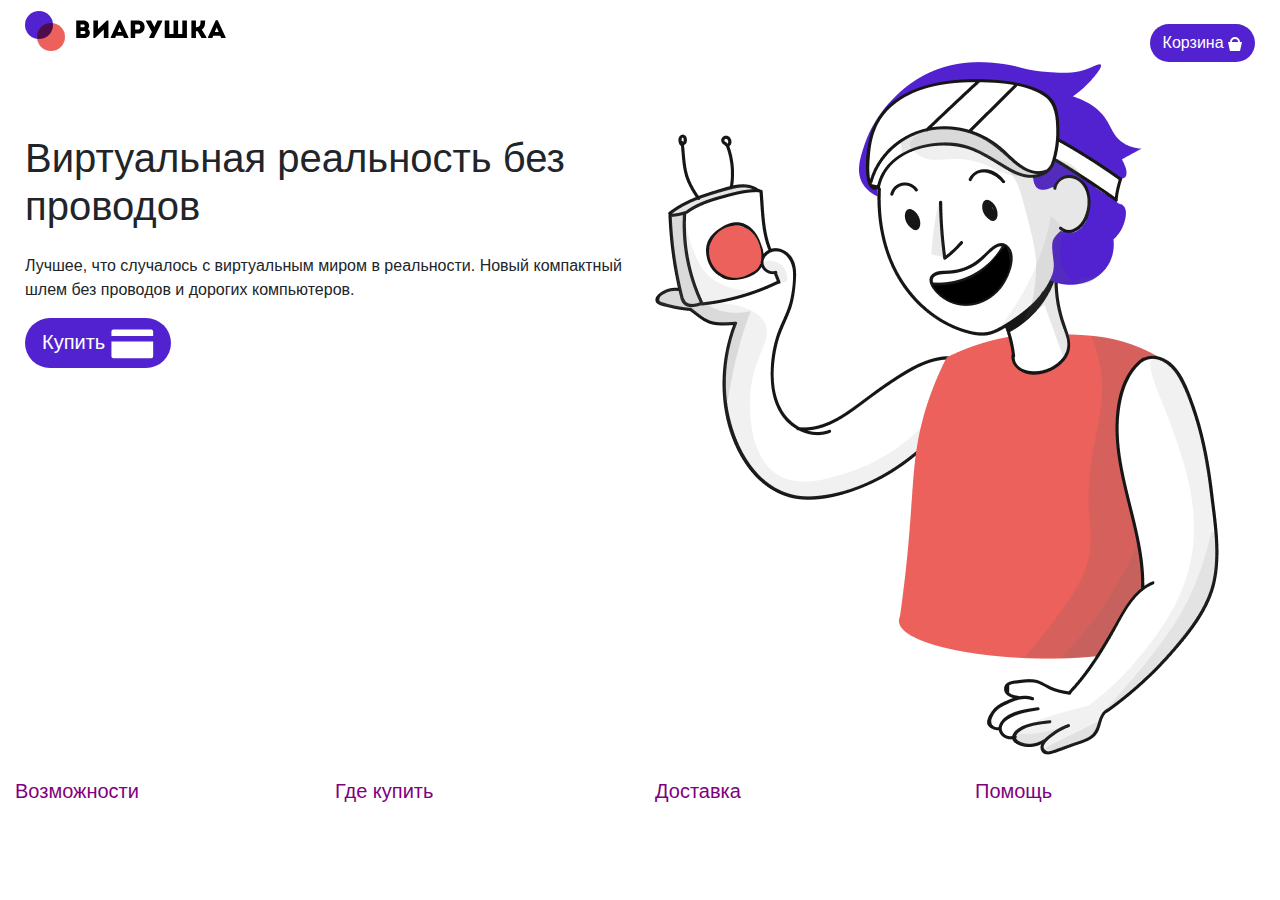
<file: week8/homework/viarushka.html>
<!DOCTYPE html>
<html lang="en">
  <head>
    <meta charset="UTF-8" />
    <meta name="viewport" content="width=device-width, initial-scale=1.0" />
    <link rel="stylesheet" href="assets/bootstrap.min.css" />
    <script src="https://ajax.googleapis.com/ajax/libs/jquery/3.6.0/jquery.min.js"></script>
    <link rel="stylesheet" href="../homework/assets/styles.css" />
    <title>Your VR Page</title>
  </head>
  <body>
    <header class="header">
      <div class="container">
        <div class="row align-items-center">
          <div class="col-md-6">
            <img
              src="../homework/assets/logo.svg"
              alt=" Logo"
              class="header__logo"
            />
          </div>
          <div class="col-md-6 mt-4 text-right">
            <button class="btn btn-purple rounded-pill banner__button">
              Корзина
              <span> <img src="../homework/assets/ico (1).svg" /> </span>
            </button>
          </div>
        </div>
      </div>
    </header>

    <section class="banner">
      <div class="container">
        <div class="row">
          <div class="col-md-6 mt-5">
            <div class="banner__text mt-4">
              <h1 class="banner__title mb-4">
                Виртуальная реальность без проводов
              </h1>
              <p class="banner__description">
                Лучшее, что случалось с виртуальным миром в реальности. Новый
                компактный шлем без проводов и дорогих компьютеров.
              </p>
              <button class="btn btn-purple btn-lg rounded-pill banner__button">
                Купить <span> <img src="../homework/assets/ico.svg" /> </span>
              </button>
            </div>
          </div>
          <div class="col-md-6">
            <img
              src="../homework/assets/guy.png"
              alt="VR Banner"
              class="img-fluid banner__image"
            />
          </div>
        </div>
      </div>
    </section>

    <footer class="footer mt-4">
      <div class="container-fluid footer__title text-purple">
        <div class="row">
          <div class="col-md-3">
            <h4 class="footer__column-title">Возможности</h4>
          </div>
          <div class="col-md-3">
            <h4 class="footer__column-title">Где купить</h4>
          </div>
          <div class="col-md-3">
            <h4 class="footer__column-title">Доставка</h4>
          </div>
          <div class="col-md-3">
            <h4 class="footer__column-title">Помощь</h4>
          </div>
        </div>
      </div>
    </footer>

    <script src="https://code.jquery.com/jquery-3.5.1.slim.min.js"></script>
    <script src="https://cdn.jsdelivr.net/npm/@popperjs/core@2.0.7/dist/umd/popper.min.js"></script>
    <script src="https://maxcdn.bootstrapcdn.com/bootstrap/4.5.2/js/bootstrap.min.js"></script>
  </body>
</html>
</file>
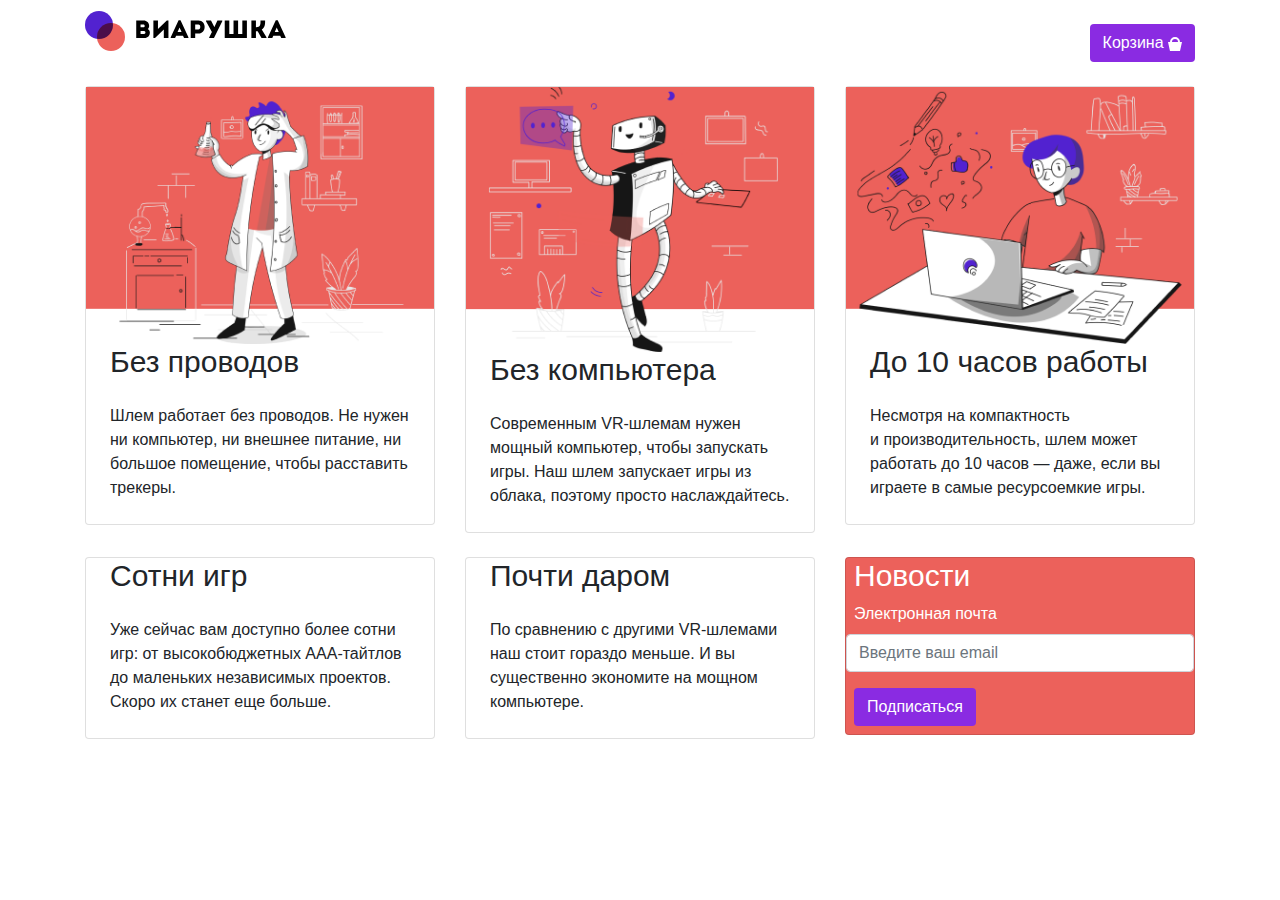
<file: week8/homework/viarushka2.html>
<!DOCTYPE html>
<html lang="en">
  <head>
    <meta charset="UTF-8" />
    <meta name="viewport" content="width=device-width, initial-scale=1.0" />
    <link
      rel="stylesheet"
      href="https://maxcdn.bootstrapcdn.com/bootstrap/4.0.0/css/bootstrap.min.css"
    />
    <link rel="stylesheet" href="../homework/assets/main.css" />
    <title>Your Page</title>
  </head>
  <body>
    <header class="header">
      <div class="container">
        <div class="row align-items-center">
          <div class="col-md-6">
            <img
              src="../homework/assets/logo.svg"
              alt=" Logo"
              class="header__logo"
            />
          </div>
          <div class="col-md-6 mt-4 text-right">
            <button class="btn btn-purple rounded-pill banner__button">
              Корзина
              <span> <img src="../homework/assets/ico (1).svg" /> </span>
            </button>
          </div>
        </div>
      </div>
    </header>
    <div class="container mt-4">
      <div class="row">
        <!-- Карточка 1 -->
        <div class="col-md-4 mb-4">
          <div class="card">
            <img
              src="../homework/assets/Illustration_4.png"
              class="card__image"
              alt="Image 1"
            />
            <div class="card__body">
              <h5 class="card__title ml-4">Без проводов</h5>
              <div class="mt-4 mb-4 mr-4 ml-4">
                Шлем работает без проводов. Не нужен ни компьютер, ни внешнее
                питание, ни большое помещение, чтобы расставить трекеры.
              </div>
            </div>
          </div>
        </div>
        <!-- Карточка 2 -->
        <div class="col-md-4 mb-4">
          <div class="card">
            <img
              src="../homework/assets/Illustration_2.png"
              class="card__image"
              alt="Image 2"
            />
            <div class="card__body">
              <h5 class="card__title ml-4">Без компьютера</h5>
              <div class="mt-4 mb-4 mr-4 ml-4">
                Современным VR-шлемам нужен мощный компьютер, чтобы запускать
                игры. Наш шлем запускает игры из облака, поэтому просто
                наслаждайтесь.
              </div>
            </div>
          </div>
        </div>

        <!-- Карточка 3 -->
        <div class="col-md-4 mb-4">
          <div class="card">
            <img
              src="../homework/assets/Illustration_9.png"
              class="card__image"
              alt="Image 3"
            />
            <div class="card__body">
              <h5 class="card__title ml-4">До 10 часов работы</h5>
              <div class="mt-4 mb-4 mr-4 ml-4">
                Несмотря на компактность и производительность, шлем может
                работать до 10 часов — даже, если вы играете в самые
                ресурсоемкие игры.
              </div>
            </div>
          </div>
        </div>

        <!-- Карточка 4 -->
        <div class="col-md-4 mb-4">
          <div class="card">
            <div class="card__body">
              <h5 class="card__title ml-4">Сотни игр</h5>
              <div class="mt-4 mb-4 mr-4 ml-4">
                Уже сейчас вам доступно более сотни игр: от высокобюджетных
                ААА-тайтлов до маленьких независимых проектов. Скоро их станет
                еще больше.
              </div>
            </div>
          </div>
        </div>

        <!-- Карточка 5 -->
        <div class="col-md-4 mb-4">
          <div class="card">
            <div class="card__body">
              <h5 class="card__title ml-4">Почти даром</h5>
              <div class="mt-4 mb-4 mr-4 ml-4">
                По сравнению с другими VR-шлемами наш стоит гораздо меньше. И вы
                существенно экономите на мощном компьютере.
              </div>
            </div>
          </div>
        </div>

        <!-- Карточка 6 - Форма -->
        <div class="col-md-4 mb-4">
          <div class="card card--form">
            <div class="card__body">
              <h5 class="card__title ml-2">Новости</h5>
              <form class="card__form">
                <div class="form-group">
                  <label for="emailInput" class="card__label ml-2"
                    >Электронная почта</label
                  >
                  <input
                    type="email"
                    class="form-control card__input"
                    id="emailInput"
                    placeholder="Введите ваш email"
                  />
                </div>
                <button
                  type="submit"
                  class="btn btn-purple card__button rounded-pill ml-2 mb-2"
                >
                  Подписаться
                </button>
              </form>
            </div>
          </div>
        </div>
      </div>
    </div>

    <script src="https://code.jquery.com/jquery-3.2.1.slim.min.js"></script>
    <script src="https://cdn.jsdelivr.net/npm/@popperjs/core@2.9.2/dist/umd/popper.min.js"></script>
    <script src="https://maxcdn.bootstrapcdn.com/bootstrap/4.0.0/js/bootstrap.min.js"></script>
  </body>
</html>
</file>
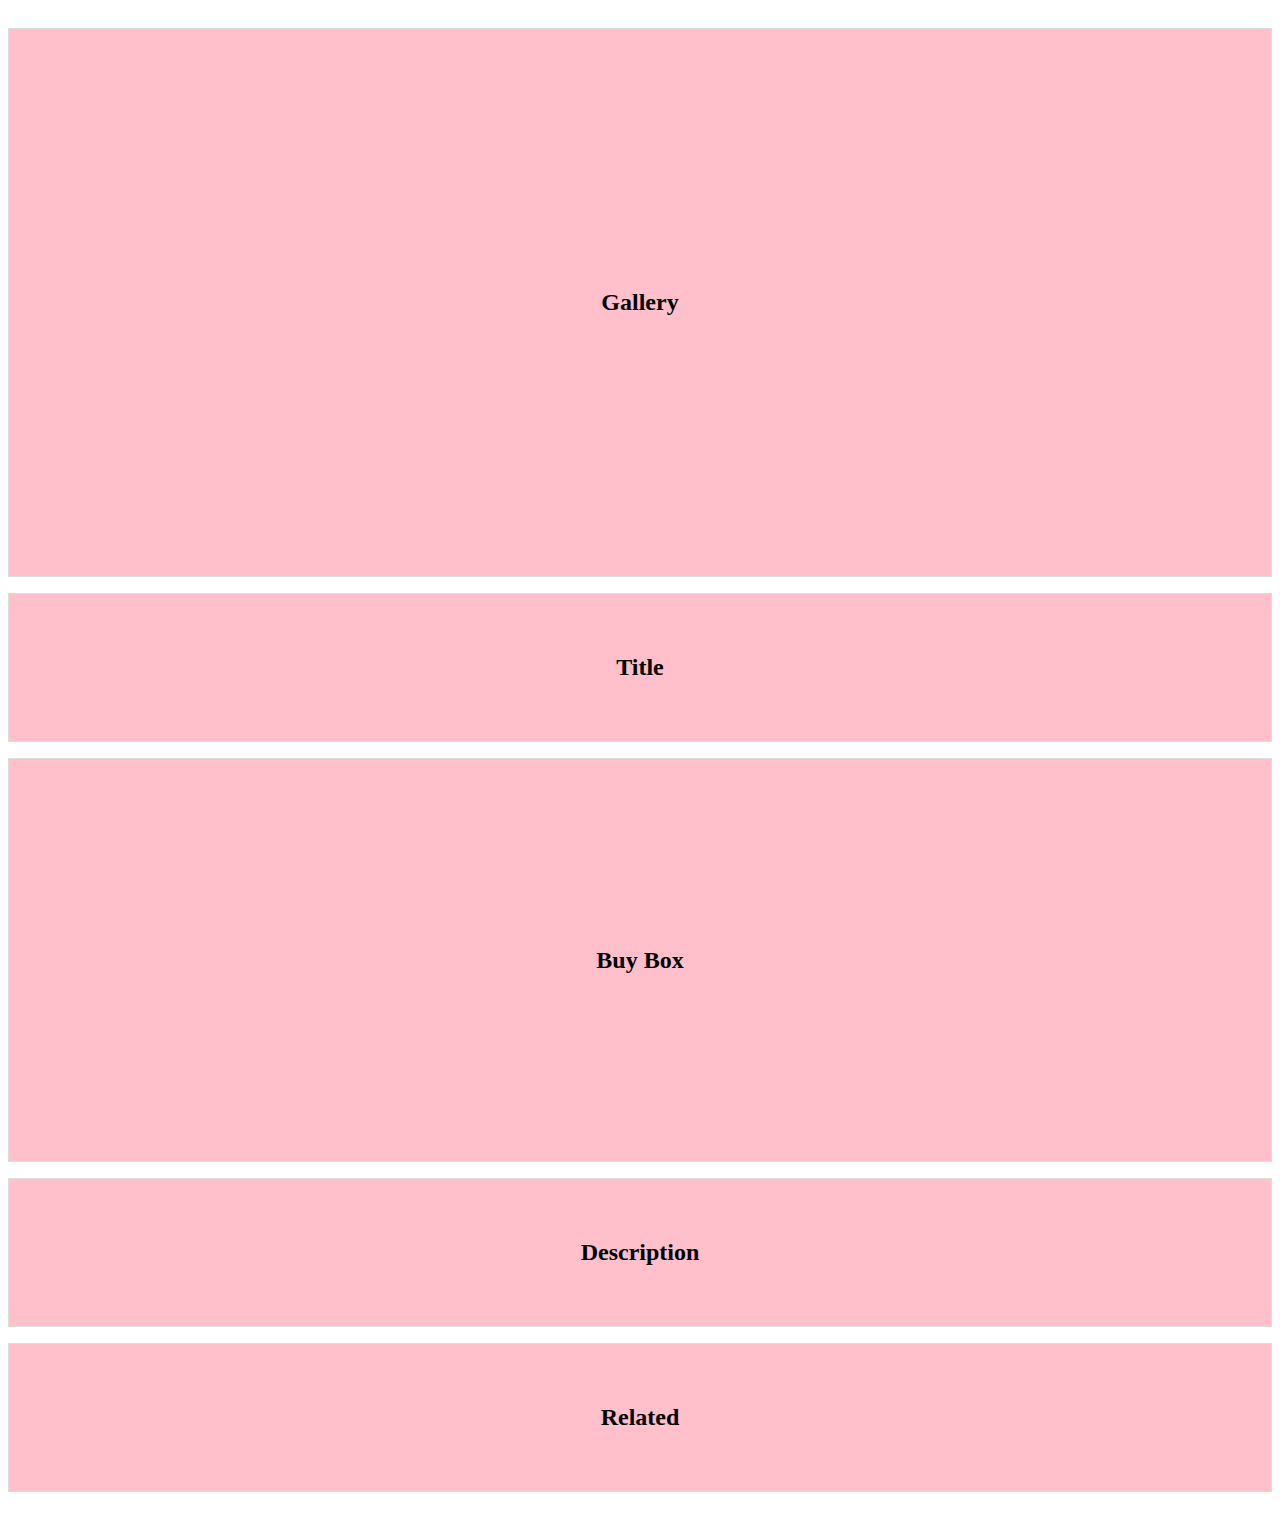
<file: week8/test/ test2.html>
<!DOCTYPE html>
<html lang="en">
  <head>
    <meta charset="UTF-8" />
    <meta
      name="viewport"
      content="width=device-width, initial-scale=1"
      shrink-to-fit="no"
    />
    <link
      href="https://cdn.jsdelivr.net/npm/bootstrap@5.2.1/dist/css/bootstrap.min.css"
      rel="stylesheet"
      integrity="sha384-iYQeCzEYFbKjA/T2uDLTpkwGzCiq6soy8tYaI1GyVh/UjpbCx/TYkiZhlZB6+fzT"
      crossorigin="anonymous"
    />

    <title>Bootstrap Layout</title>
    <style>
      body {
        padding-top: 20px;
        padding-bottom: 20px;
      }

      .custom-box {
        border: 1px solid #ddd; /* Добавьте границу для ясности */
        padding: 40px;
        margin-bottom: 1rem;
        text-align: center;
        background-color: pink;
      }

      .gallery {
        padding: 15rem;
      }

      .buy-box {
        text-align: start;
        padding: 10.5rem;
        text-align: center;
      }
    </style>
  </head>
  <body>
    <div class="container">
      <div class="row">
        <div class="col-md-6">
          <div class="custom-box gallery">
            <h2>Gallery</h2>
            <!--  контент для галереи -->
          </div>
        </div>
        <div class="col-md-6">
          <div class="row">
            <div class="col-12">
              <div class="custom-box">
                <h2>Title</h2>
              </div>
            </div>
          </div>
          <div class="row">
            <div class="col-12">
              <div class="custom-box buy-box">
                <h2>Buy Box</h2>
                <!--  контент для Buy Box -->
              </div>
            </div>
          </div>
        </div>
      </div>
      <div class="row">
        <div class="col-12">
          <div class="custom-box">
            <h2>Description</h2>
            <!--  контент для Description -->
          </div>
        </div>
      </div>
      <div class="row">
        <div class="col-12">
          <div class="custom-box">
            <h2>Related</h2>
            <!--  контент для Related -->
          </div>
        </div>
      </div>
    </div>
  </body>
</html>
</file>
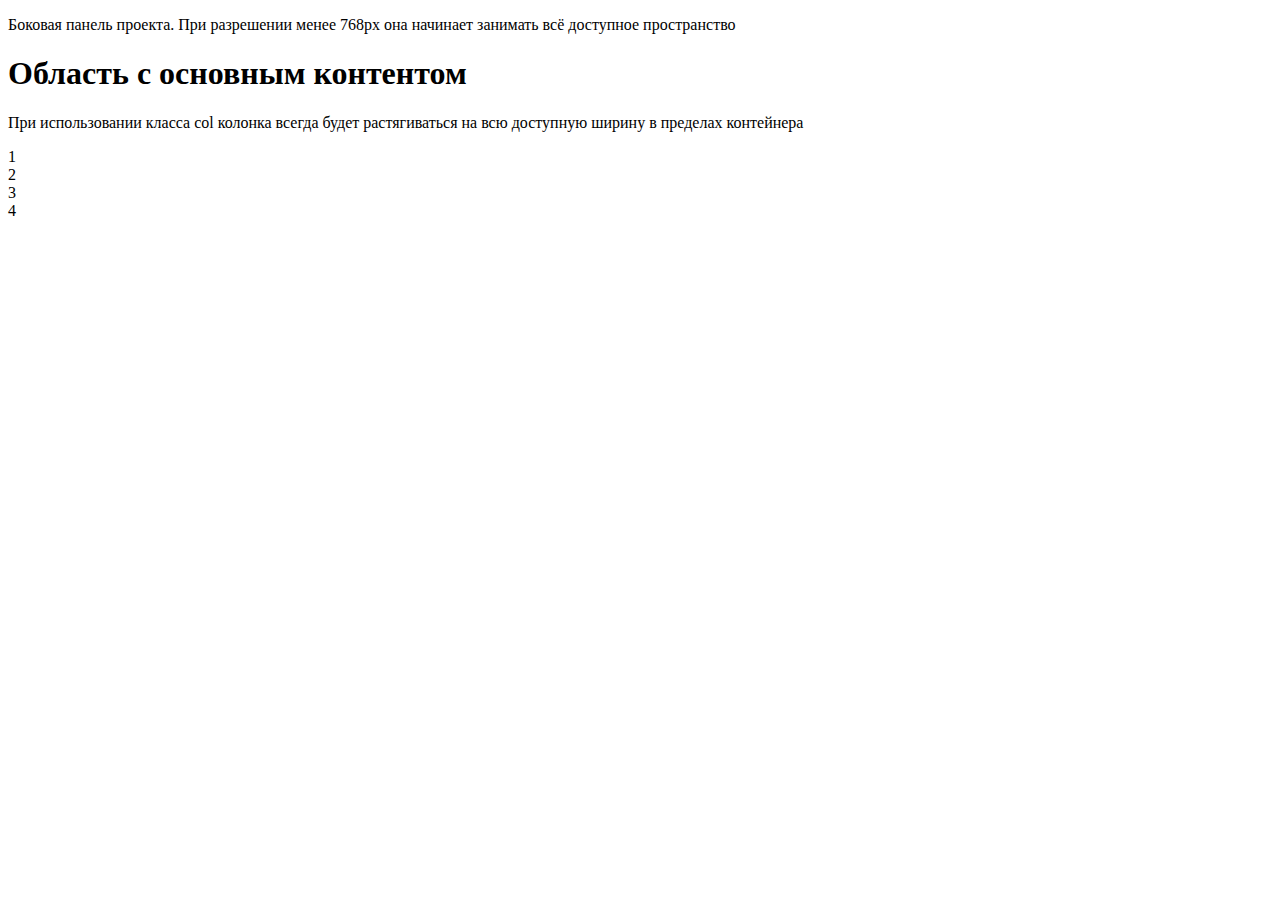
<file: week8/test/test.html>
<!DOCTYPE html>
<html lang="ru">
<head>
    <meta charset="utf-8">
    <meta name="viewport" content="width=device-width, initial-scale=1" shrink-to-fit="no" >
    <title>Bootstrap 5 демонстрационная страница</title>
    <!-- Подключение CSS файла bootstrap 5 -->
    <link href="https://cdn.jsdelivr.net/npm/bootstrap@5.2.1/dist/css/bootstrap.min.css" rel="stylesheet" integrity="sha384-iYQeCzEYFbKjA/T2uDLTpkwGzCiq6soy8tYaI1GyVh/UjpbCx/TYkiZhlZB6+fzT" crossorigin="anonymous">
</head>
<body>
    <div class="container">
        <div class="row">
          <aside class="col-12 col-md-3 col-lg-2">
            <p>Боковая панель проекта. При разрешении менее 768px она начинает занимать всё доступное пространство</p></aside>
          <main class="col">
            <h1>Область с основным контентом</h1>
            <p>При использовании класса col колонка всегда будет растягиваться на всю доступную ширину в пределах контейнера</p>
          </main>    
        </div>

        <div class="container">
            <div class="row row-cols-4">
              <div class="col">1</div>
              <div>2</div>
              <div class="col">3</div>
              <div>4</div>
            </div>
          </div>

    <!-- Подключение JS файла Popper -->
    <script src="https://cdn.jsdelivr.net/npm/@popperjs/core@2.11.6/dist/umd/popper.min.js" integrity="sha384-oBqDVmMz9ATKxIep9tiCxS/Z9fNfEXiDAYTujMAeBAsjFuCZSmKbSSUnQlmh/jp3" crossorigin="anonymous"></script>
    <!-- Подключение JS файла Bootstrap с плагинами -->
    <script src="https://cdn.jsdelivr.net/npm/bootstrap@5.2.1/dist/js/bootstrap.min.js" integrity="sha384-7VPbUDkoPSGFnVtYi0QogXtr74QeVeeIs99Qfg5YCF+TidwNdjvaKZX19NZ/e6oz" crossorigin="anonymous"></script>
</body>
</html
</file>
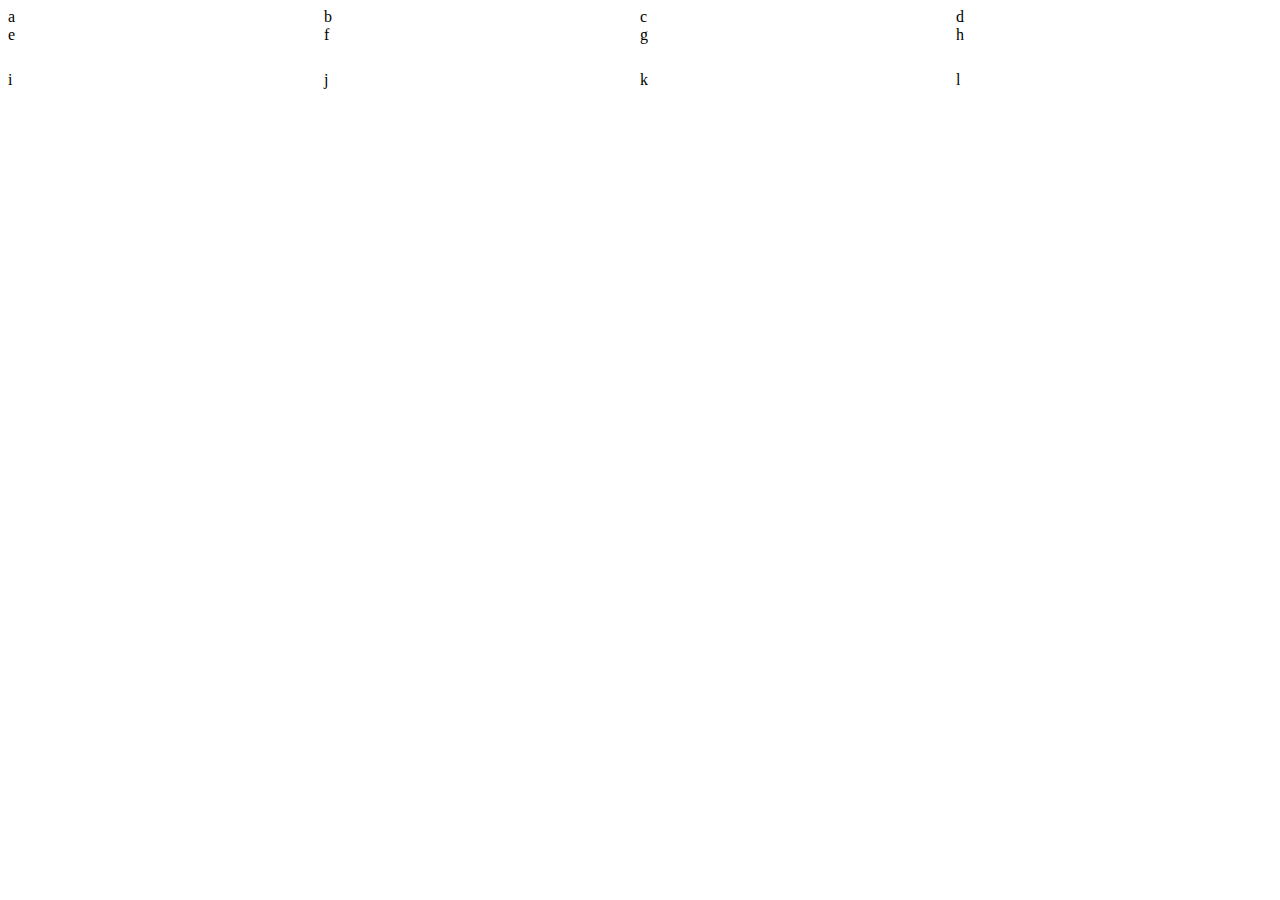
<file: week8/test/test3.html>
<!DOCTYPE html>
<html lang="en">
  <head>
    <meta charset="UTF-8" />
    <style>
body {
  display: grid;
  grid-template-columns: 
    repeat(4, 1fr);
  grid-template-rows: 
    1fr 50% 3fr;
} 
    </style>
<body>
    <div>a</div>
    <div>b</div>
    <div>c</div>
    <div>d</div>
    <div>e</div>
    <div>f</div>
    <div>g</div>
    <div>h</div>
    <div>i</div>
    <div>j</div>
    <div>k</div>
    <div>l</div>
  </head>
</body>
</html>
</file>
<file: week8/homework/assets/styles.css>
/* Общие стили */
.text-purple {
    color: purple;
}

img{
    max-width: 100%;
    height: auto;
}
/* Стили для шапки */
.header {
    background-color: white;
}

.header__logo {
    /* Ваши стили для логотипа */
}

.header__cart {
    /* Ваши стили для кнопки корзины */
}

/* Стили для баннера */
.banner {
    /* Ваши стили для баннера */
}


.banner__title {
    /* Ваши стили для заголовка баннера */
}

.banner__description {
    /* Ваши стили для описания баннера */
}

.banner__button {
    background-color: #5222D0;
    color: white;
    max-width: 100%;
    height: auto;
    font-weight: 300;
}

.banner__image {
    /* Ваши стили для изображения баннера */
}

/* Стили для футера */
.footer {
background-color: white;
font-weight: 400;
}

.footer__title {
background-color: white;
}

.footer__column-title {
    margin-bottom: 8px; /* Регулирует промежуток между названиями */
    font-size: 20px; /* Размер шрифта названий */
    font-weight: 300; 
  }
</file>
<file: week8/homework/assets/main.css>
h5{
font-size: 30px;
font-weight: 400px;
}

.btn-purple {
    background-color: #8A2BE2;
    color: #fff;
}

.card--form {
    background-color: #EC615B;
    color: #fff;
}
</file>
